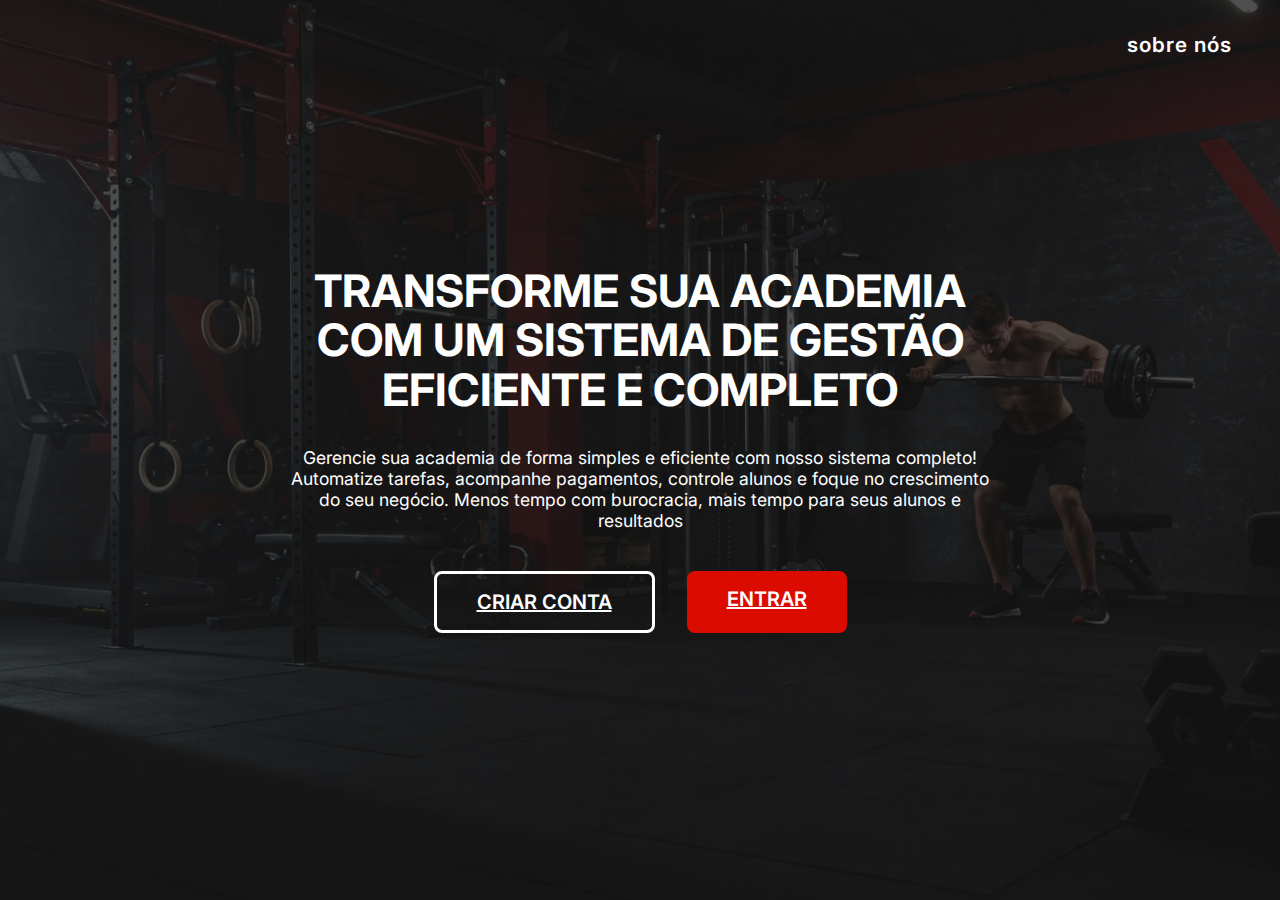
<file: src/pages/index.html>
<!DOCTYPE html>
<html lang="pt-BR">
<head>
  <meta charset="UTF-8">
  <meta name="viewport" content="width=device-width, initial-scale=1.0">
  <title>Gestão de Academia</title>
  <link rel="preconnect" href="https://fonts.googleapis.com">
  <link rel="preconnect" href="https://fonts.gstatic.com" crossorigin>
  <link href="https://fonts.googleapis.com/css2?family=Inter:wght@400;600;700&display=swap" rel="stylesheet">
  <link href="https://fonts.googleapis.com/icon?family=Material+Icons" rel="stylesheet">
  <link rel="stylesheet" href="../styles/theme.css">
  <link rel="stylesheet" href="../styles/home.css">
</head>
<body>
  <div class="landing-bg">
    <div class="overlay"></div>
    <a href="#" class="top-right-link">sobre nós</a>
    <div class="content">
      <div class="title">
        TRANSFORME SUA ACADEMIA<br>
        COM UM SISTEMA DE GESTÃO<br>
        EFICIENTE E COMPLETO
      </div>
      <div class="subtitle">
        Gerencie sua academia de forma simples e eficiente com nosso sistema completo! Automatize tarefas, acompanhe pagamentos, controle alunos e foque no crescimento do seu negócio. Menos tempo com burocracia, mais tempo para seus alunos e resultados
      </div>
      <div class="btn-group">
        <a href="criar-conta.html" class="btn-secondary">CRIAR CONTA</a>
        <a href="login.html" class="btn-primary">ENTRAR</a>
      </div>
    </div>
  </div>
</body>
</html>
</file>
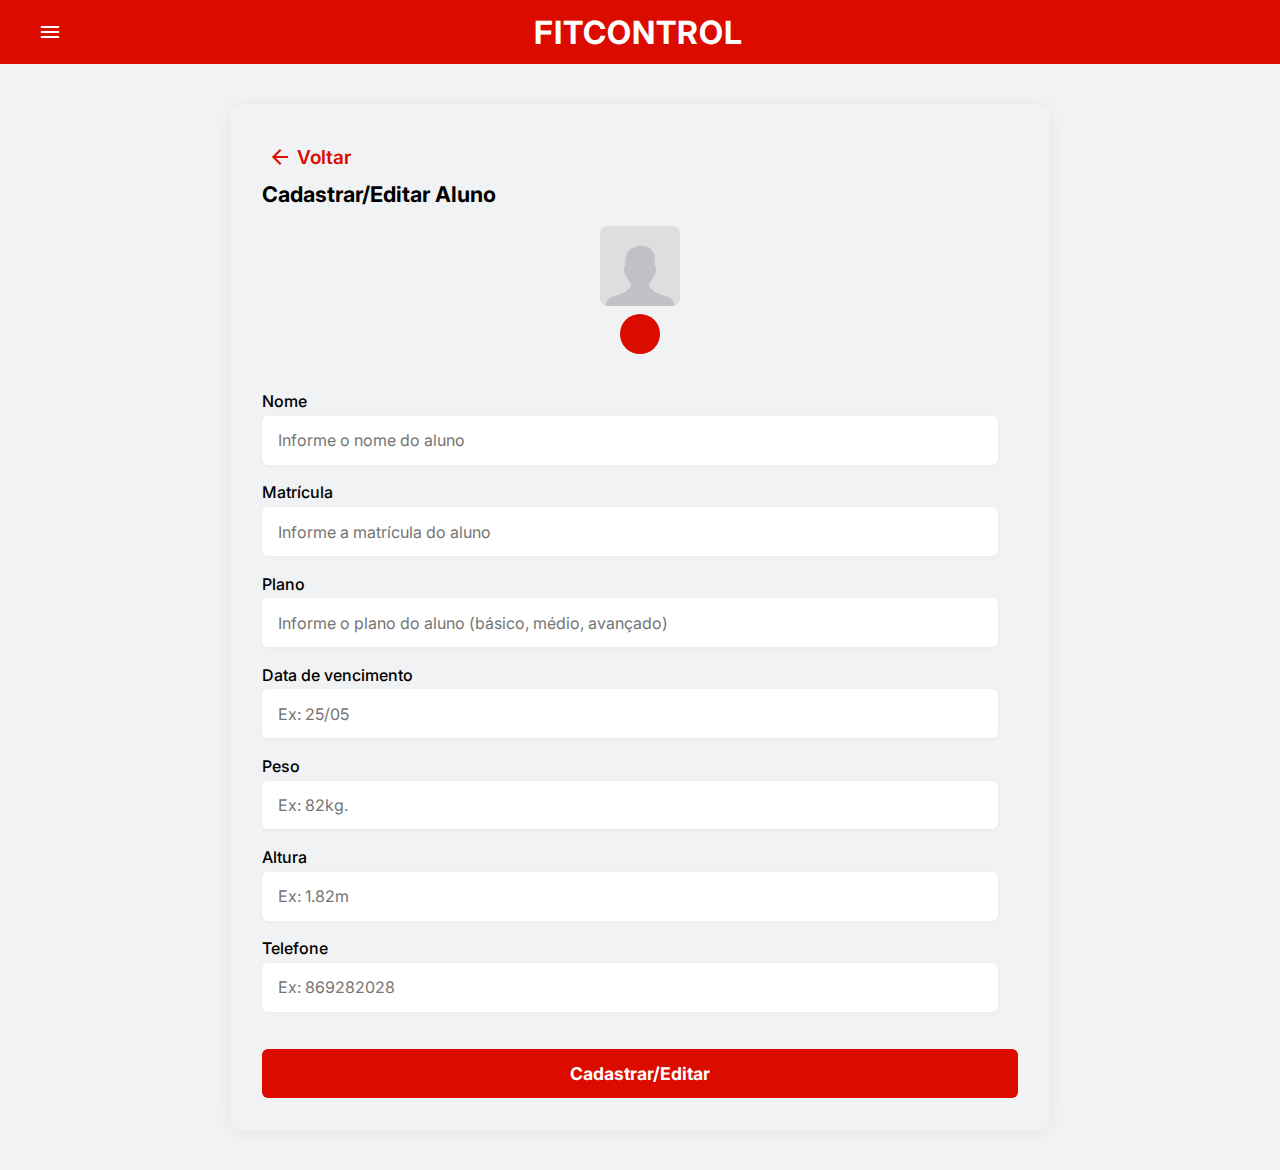
<file: src/pages/cadastro-aluno.html>
<!DOCTYPE html>
<html lang="pt-BR">
<head>
  <meta charset="UTF-8">
  <meta name="viewport" content="width=device-width, initial-scale=1.0">
  <title>Cadastrar/Editar Aluno - FitControl</title>
  <link rel="preconnect" href="https://fonts.googleapis.com">
  <link rel="preconnect" href="https://fonts.gstatic.com" crossorigin>
  <link href="https://fonts.googleapis.com/css2?family=Inter:wght@400;600;700&display=swap" rel="stylesheet">
  <link href="https://fonts.googleapis.com/icon?family=Material+Icons" rel="stylesheet">
  <link rel="stylesheet" href="../styles/theme.css">
  <link rel="stylesheet" href="../styles/dashboard.css">
  <script src="../scripts/InputComponent.js" defer></script>
  <script src="../scripts/auth.js"></script>
  <link rel="stylesheet" href="../styles/cadastro-aluno.css">
</head>
<body>
  <header class="dashboard-header">
    <button class="menu-btn"><span class="material-icons">menu</span></button>
    <span class="dashboard-title">FITCONTROL</span>
    <span style="width:40px;"></span>
  </header>
  <div class="cadastro-container">
    <button type="button" id="btn-voltar" class="button-back"><span class="material-icons">arrow_back</span>Voltar</button>
    <div class="cadastro-title">Cadastrar/Editar Aluno</div>
    <form class="cadastro-form" id="cadastroAlunoForm">
      <div class="cadastro-photo">
        <img id="cadastro-photo-preview" src="../assets/user-placeholder-form-student.jpg" alt="Foto do aluno" />
        <input type="file" id="cadastro-photo" accept="image/*" style="display:none;" />
        <button type="button" id="cadastro-upload-btn"><span class="material-icons">upload</span></button>
      </div>
      <input-component label="Nome" id="cadastro-nome" name="nome" placeholder="Informe o nome do aluno" required></input-component>
      <input-component label="Matrícula" id="cadastro-matricula" name="matricula" placeholder="Informe a matrícula do aluno"  required></input-component>
      <input-component label="Plano" id="cadastro-plano" name="plano" placeholder="Informe o plano do aluno (básico, médio, avançado)"  required></input-component>
      <input-component label="Data de vencimento" id="cadastro-vencimento" name="vencimento" placeholder="Ex: 25/05"  required></input-component>
      <input-component label="Peso" id="cadastro-peso" name="peso" placeholder="Ex: 82kg."  required></input-component>
      <input-component label="Altura" id="cadastro-altura" name="altura" placeholder="Ex: 1.82m"  required></input-component>
      <input-component label="Telefone" id="cadastro-telefone" name="telefone" placeholder="Ex: 869282028"  required></input-component>
      <button class="cadastro-btn" type="submit">Cadastrar/Editar</button>
    </form>
  </div>
  <script src="../scripts/cadastro-aluno.js"></script>
</body>
</html>
</file>
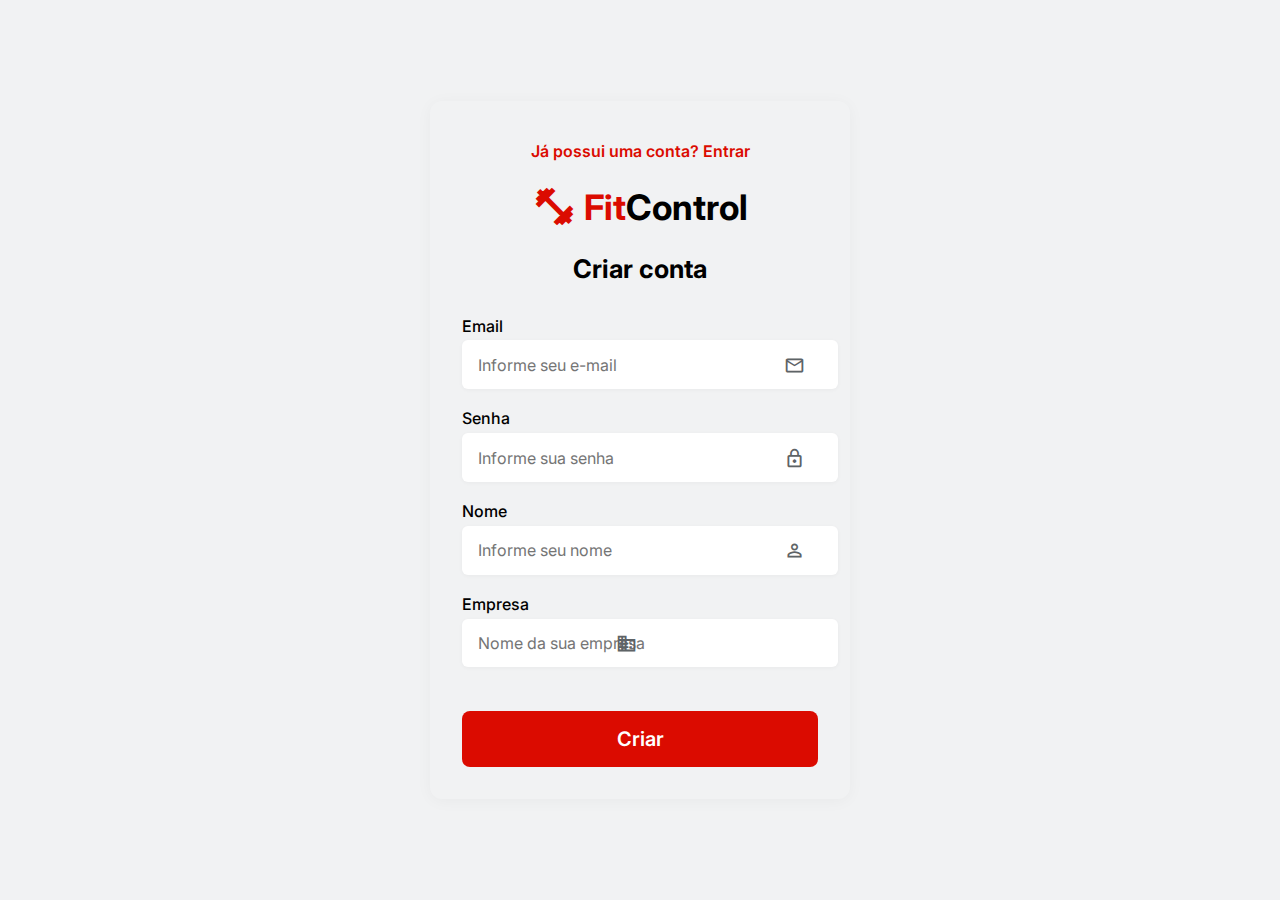
<file: src/pages/criar-conta.html>
<!DOCTYPE html>
<html lang="pt-BR">
<head>
  <meta charset="UTF-8">
  <meta name="viewport" content="width=device-width, initial-scale=1.0">
  <title>Criar Conta - FitControl</title>
  <link rel="preconnect" href="https://fonts.googleapis.com">
  <link rel="preconnect" href="https://fonts.gstatic.com/" crossorigin>
  <link href="https://fonts.googleapis.com/css2?family=Inter:wght@400;600;700&display=swap" rel="stylesheet">
  <link href="https://fonts.googleapis.com/icon?family=Material+Icons" rel="stylesheet">
  <link rel="stylesheet" href="../styles/theme.css">
  <script src="../scripts/InputComponent.js" defer></script>
  <script src="../scripts/auth.js"></script>
  <link rel="stylesheet" href="../styles/login.css">
</head>
<body>
  <form class="login-container" id="criarContaForm">
    <a href="login.html" class="back-link">Já possui uma conta? Entrar</a>
    <div class="logo">
      <span class="material-icons logo-icon">fitness_center</span>
      <span class="logo-text"><span class="fit">Fit</span>Control</span>
    </div>
    <div class="login-title">Criar conta</div>
    <div class="form-group">
      <input-component label="Email" type="email" id="email" name="email" placeholder="Informe seu e-mail" icon="mail_outline" required></input-component>
    </div>
    <div class="form-group">
      <input-component label="Senha" type="password" id="senha" name="senha" placeholder="Informe sua senha" icon="lock_outline" required></input-component>
    </div>
    <div class="form-group">
      <input-component label="Nome" type="text" id="nome" name="nome" placeholder="Informe seu nome" icon="person_outline" required></input-component>
    </div>
    <div class="form-group">
      <input-component label="Empresa" type="text" id="empresa" name="empresa" placeholder="Nome da sua empresa" icon="business_outline" required></input-component>
    </div>
    <button class="btn-primary login-btn" type="submit">Criar</button>
  </form>
  <script>
    if (Auth.getUsuarioAtual()) {
      window.location.replace('dashboard.html');
    }

    document.getElementById('criarContaForm').addEventListener('submit', function(e) {
      e.preventDefault();
      
      const formData = {
        email: document.getElementById('email').shadowRoot.querySelector('input').value.trim(),
        senha: document.getElementById('senha').shadowRoot.querySelector('input').value.trim(),
        nome: document.getElementById('nome').shadowRoot.querySelector('input').value.trim(),
        empresa: document.getElementById('empresa').shadowRoot.querySelector('input').value.trim()
      };

      if (!formData.email || !formData.senha || !formData.nome || !formData.empresa) {
        alert('Por favor, preencha todos os campos.');
        return;
      }

      try {
        if (Auth.criarConta(formData)) {
          const usuario = Auth.login(formData.email, formData.senha);
          if (usuario) {
            window.location.replace('dashboard.html');
          } else {
            alert('Erro ao fazer login automático. Por favor, faça login manualmente.');
            window.location.replace('login.html');
          }
        } else {
          alert('Este email já está cadastrado!');
          document.getElementById('email').shadowRoot.querySelector('input').value = '';
        }
      } catch (error) {
        console.error('Erro ao criar conta:', error);
        alert('Ocorreu um erro ao criar sua conta. Por favor, tente novamente.');
      }
    });
  </script>
</body>
</html>
</file>
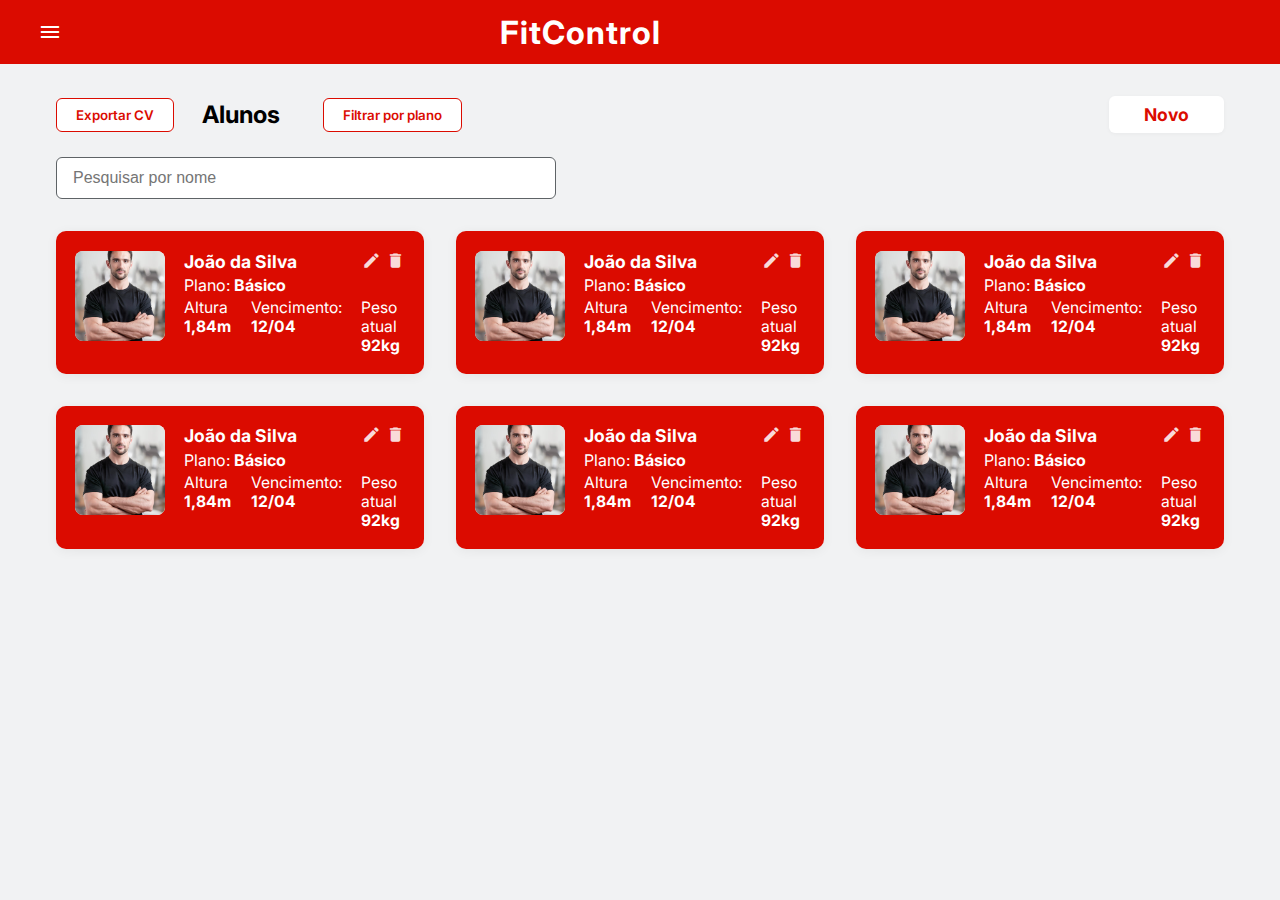
<file: src/pages/dashboard.html>
<!DOCTYPE html>
<html lang="pt-BR">
<head>
  <meta charset="UTF-8">
  <meta name="viewport" content="width=device-width, initial-scale=1.0">
  <title>Dashboard - FitControl</title>
  <link rel="preconnect" href="https://fonts.googleapis.com">
  <link rel="preconnect" href="https://fonts.gstatic.com" crossorigin>
  <link href="https://fonts.googleapis.com/css2?family=Inter:wght@400;600;700&display=swap" rel="stylesheet">
  <link href="https://fonts.googleapis.com/icon?family=Material+Icons" rel="stylesheet">
  <link rel="stylesheet" href="../styles/theme.css">
  <link rel="stylesheet" href="../styles/dashboard.css">
</head>
<body>
	<div class="dashboard-container">
  <header class="dashboard-header">
    <button class="menu-btn"><span class="material-icons">menu</span></button>
    <span class="dashboard-title">FitControl</span>
    <button onclick="window.location.href='login.html'" class="logout-btn"><span class="material-icons">logout</span></button>
  </header>
  <main class="dashboard-main">
    <div class="dashboard-actions">
      <button class="btn-outline">Exportar CV</button>
      <h2>Alunos</h2>
      <button class="btn-outline">Filtrar por plano</button>
      <button class="btn-white">Novo</button>
    </div>
    <input class="search-input" type="text" placeholder="Pesquisar por nome">
    <div class="students-grid">
      <div class="student-card">
        <img class="student-photo" src="../assets/user-placeholder.png" alt="Foto do aluno">
        <div class="student-info">
          <div class="student-header">
            <span class="student-name">João da Silva</span>
            <div class="student-actions">
              <span class="material-icons edit">edit</span>
              <span class="material-icons delete">delete</span>
            </div>
          </div>
          <div class="student-plan">Plano: <b>Básico</b></div>
          <div class="student-details">
            <span>Altura <b>1,84m</b></span>
            <span>Vencimento: <b>12/04</b></span>
            <span>Peso atual <b>92kg</b></span>
          </div>
        </div>
      </div>
      <div class="student-card">
        <img class="student-photo" src="../assets/user-placeholder.png" alt="Foto do aluno">
        <div class="student-info">
          <div class="student-header">
            <span class="student-name">João da Silva</span>
            <div class="student-actions">
              <span class="material-icons edit">edit</span>
              <span class="material-icons delete">delete</span>
            </div>
          </div>
          <div class="student-plan">Plano: <b>Básico</b></div>
          <div class="student-details">
            <span>Altura <b>1,84m</b></span>
            <span>Vencimento: <b>12/04</b></span>
            <span>Peso atual <b>92kg</b></span>
          </div>
        </div>
      </div>
      <div class="student-card">
        <img class="student-photo" src="../assets/user-placeholder.png" alt="Foto do aluno">
        <div class="student-info">
          <div class="student-header">
            <span class="student-name">João da Silva</span>
            <div class="student-actions">
              <span class="material-icons edit">edit</span>
              <span class="material-icons delete">delete</span>
            </div>
          </div>
          <div class="student-plan">Plano: <b>Básico</b></div>
          <div class="student-details">
            <span>Altura <b>1,84m</b></span>
            <span>Vencimento: <b>12/04</b></span>
            <span>Peso atual <b>92kg</b></span>
          </div>
        </div>
      </div>
      <div class="student-card">
        <img class="student-photo" src="../assets/user-placeholder.png" alt="Foto do aluno">
        <div class="student-info">
          <div class="student-header">
            <span class="student-name">João da Silva</span>
            <div class="student-actions">
              <span class="material-icons edit">edit</span>
              <span class="material-icons delete">delete</span>
            </div>
          </div>
          <div class="student-plan">Plano: <b>Básico</b></div>
          <div class="student-details">
            <span>Altura <b>1,84m</b></span>
            <span>Vencimento: <b>12/04</b></span>
            <span>Peso atual <b>92kg</b></span>
          </div>
        </div>
      </div>
      <div class="student-card">
        <img class="student-photo" src="../assets/user-placeholder.png" alt="Foto do aluno">
        <div class="student-info">
          <div class="student-header">
            <span class="student-name">João da Silva</span>
            <div class="student-actions">
              <span class="material-icons edit">edit</span>
              <span class="material-icons delete">delete</span>
            </div>
          </div>
          <div class="student-plan">Plano: <b>Básico</b></div>
          <div class="student-details">
            <span>Altura <b>1,84m</b></span>
            <span>Vencimento: <b>12/04</b></span>
            <span>Peso atual <b>92kg</b></span>
          </div>
        </div>
      </div>
      <div class="student-card">
        <img class="student-photo" src="../assets/user-placeholder.png" alt="Foto do aluno">
        <div class="student-info">
          <div class="student-header">
            <span class="student-name">João da Silva</span>
            <div class="student-actions">
              <span class="material-icons edit">edit</span>
              <span class="material-icons delete">delete</span>
            </div>
          </div>
          <div class="student-plan">Plano: <b>Básico</b></div>
          <div class="student-details">
            <span>Altura <b>1,84m</b></span>
            <span>Vencimento: <b>12/04</b></span>
            <span>Peso atual <b>92kg</b></span>
          </div>
        </div>
      </div>
    </div>
  </main>
</div>
<script src="../scripts/dashboard.js"></script>
</body>
</html>
</file>
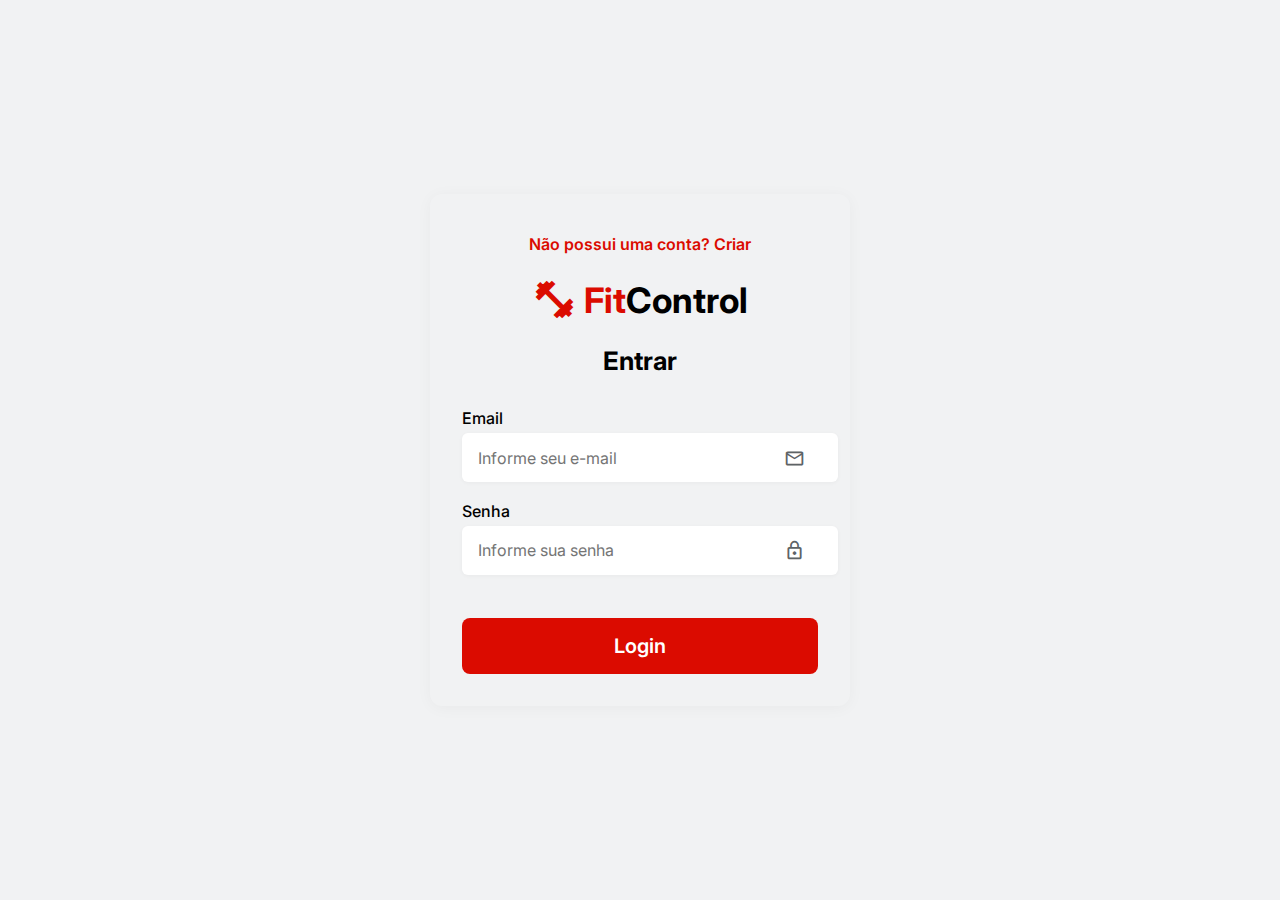
<file: src/pages/funcionarios.html>
<!DOCTYPE html>
<html lang="pt-BR">
<head>
  <meta charset="UTF-8">
  <meta name="viewport" content="width=device-width, initial-scale=1.0">
  <title>Funcionários - FitControl</title>
  <link rel="preconnect" href="https://fonts.googleapis.com">
  <link rel="preconnect" href="https://fonts.gstatic.com" crossorigin>
  <link href="https://fonts.googleapis.com/css2?family=Inter:wght@400;600;700&display=swap" rel="stylesheet">
  <link href="https://fonts.googleapis.com/icon?family=Material+Icons" rel="stylesheet">
  <link rel="stylesheet" href="../styles/theme.css">
  <link rel="stylesheet" href="../styles/dashboard.css">
  <script src="../scripts/InputComponent.js" defer></script>
  <script src="../scripts/auth.js"></script>
  <link rel="stylesheet" href="../styles/funcionarios.css">
</head>
<body>
  <div class="dashboard-container">
    <header class="dashboard-header">
      <button class="menu-btn"><span class="material-icons">menu</span></button>
      <span class="dashboard-title">FitControl</span>
      <button class="logout-btn"><span class="material-icons">logout</span></button>
    </header>
    <nav class="dashboard-nav">
      <a href="dashboard.html" class="nav-item">
        <span class="material-icons">home</span>
        <span>Home</span>
      </a>
      <a href="funcionarios.html" class="nav-item active">
        <span class="material-icons">people</span>
        <span>Funcionários</span>
      </a>
    </nav>
    <main class="dashboard-main">
      <div class="dashboard-actions">
        <h2>Funcionários</h2>
        <button class="btn-white" id="btn-novo-funcionario">Novo</button>
      </div>
      <div class="funcionarios-grid" id="funcionarios-grid">
      </div>
    </main>
  </div>

  <div class="modal" id="modal-funcionario">
    <div class="modal-content">
      <div class="modal-header">
        <h2>Novo Funcionário</h2>
        <button class="close-btn"><span class="material-icons">close</span></button>
      </div>
      <form id="form-funcionario">
        <input-component label="Nome" id="nome" name="nome" placeholder="Informe o nome do funcionário" required></input-component>
        <input-component label="Email" type="email" id="email" name="email" placeholder="Informe o email do funcionário" required></input-component>
        <input-component label="Senha" type="password" id="senha" name="senha" placeholder="Informe a senha" required></input-component>
        <input-component label="Confirmar Senha" type="password" id="confirmar-senha" name="confirmar-senha" placeholder="Confirme a senha" required></input-component>
        <button type="submit" class="btn-primary">Cadastrar</button>
      </form>
    </div>
  </div>

  <script src="../scripts/funcionarios.js"></script>
</body>
</html>
</file>
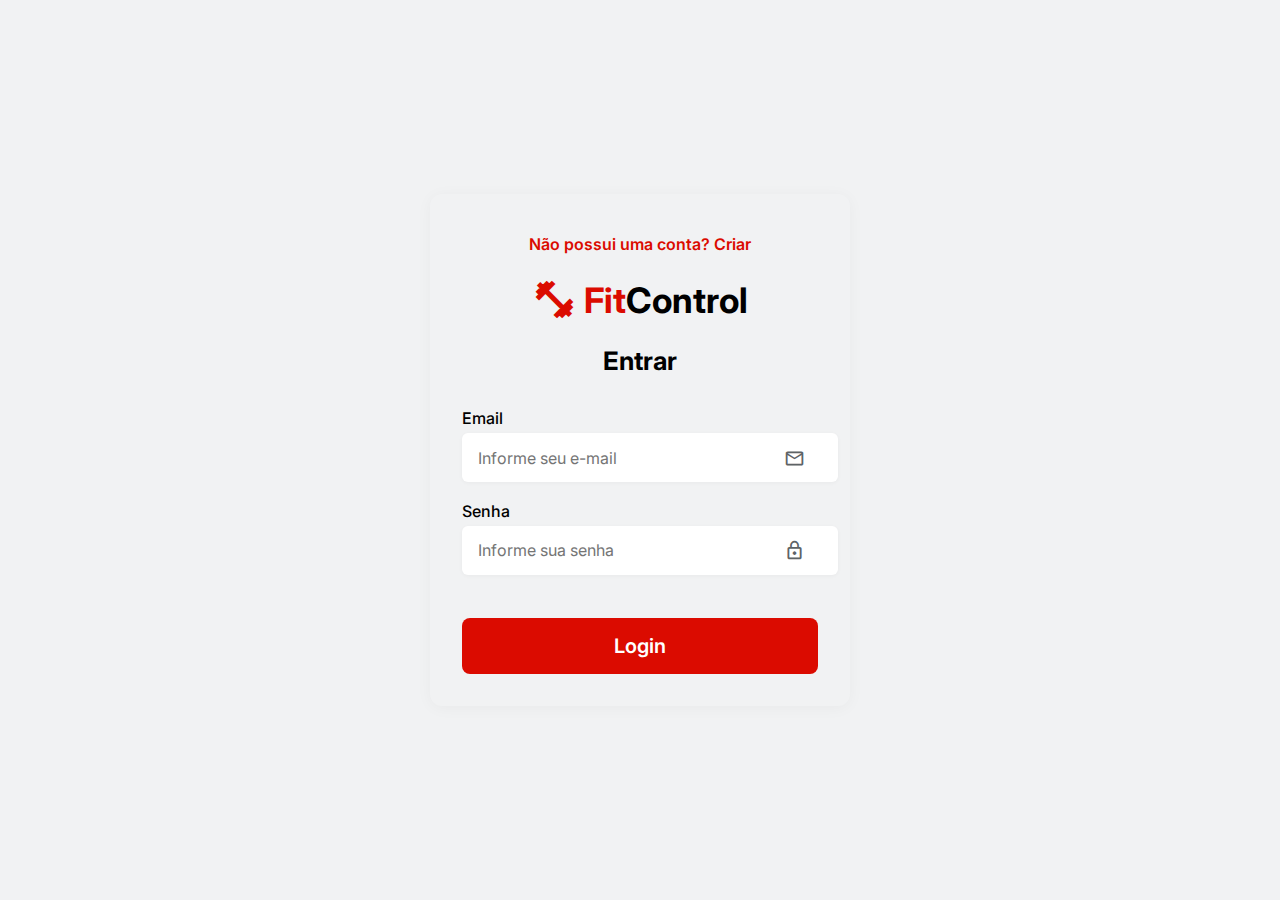
<file: src/pages/login.html>
<!DOCTYPE html>
<html lang="pt-BR">
<head>
  <meta charset="UTF-8">
  <meta name="viewport" content="width=device-width, initial-scale=1.0">
  <title>Login - FitControl</title>
  <link rel="preconnect" href="https://fonts.googleapis.com">
  <link rel="preconnect" href="https://fonts.gstatic.com" crossorigin>
  <link href="https://fonts.googleapis.com/css2?family=Inter:wght@400;600;700&display=swap" rel="stylesheet">
  <link href="https://fonts.googleapis.com/icon?family=Material+Icons" rel="stylesheet">
  <link rel="stylesheet" href="../styles/theme.css">
  <script src="../scripts/InputComponent.js" defer></script>
  <script src="../scripts/auth.js"></script>
  <link rel="stylesheet" href="../styles/login.css">
</head>
<body>
  <form class="login-container" id="loginForm">
    <a href="criar-conta.html" class="back-link">Não possui uma conta? Criar</a>
    <div class="logo">
      <span class="material-icons logo-icon">fitness_center</span>
      <span class="logo-text"><span class="fit">Fit</span>Control</span>
    </div>
    <div class="login-title">Entrar</div>
    <div class="form-group">
      <input-component label="Email" type="email" id="email" name="email" placeholder="Informe seu e-mail" icon="mail_outline" required></input-component>
    </div>
    <div class="form-group">
      <input-component label="Senha" type="password" id="senha" name="senha" placeholder="Informe sua senha" icon="lock_outline" required></input-component>
    </div>
    <button class="btn-primary login-btn" type="submit">Login</button>
  </form>
  <script>
    if (Auth.getUsuarioAtual()) {
      window.location.replace('dashboard.html');
    }
    document.getElementById('loginForm').addEventListener('submit', function(e) {
      e.preventDefault();
      
      const email = document.getElementById('email').shadowRoot.querySelector('input').value.trim();
      const senha = document.getElementById('senha').shadowRoot.querySelector('input').value.trim();

      if (!email || !senha) {
        alert('Por favor, preencha todos os campos.');
        return;
      }

      const usuario = Auth.login(email, senha);
      
      if (usuario) {
        window.location.replace('dashboard.html');
      } else {
        alert('Email ou senha inválidos!');
        document.getElementById('senha').shadowRoot.querySelector('input').value = '';
      }
    });
  </script>
</body>
</html>
</file>
<file: src/styles/theme.css>
:root {
  --color-primary: #DB0B00;
  --color-secondary: #5E6366;
  --color-background: #191919;
  --color-surface: #F1F2F3;
  --color-success: #2DE36A;
  --color-error: #E83F5B;
  --color-white: #FFFFFF;
  --color-black: #000000;
	--color-yellow-secondary: #FFD600;
	--color-yellow-primary: #FFF176;
  --font-family-base: 'Inter', Arial, Helvetica, sans-serif;
}

body {
  margin: 0;
  padding: 0;
  background: var(--color-background);
  color: var(--color-white);
  font-family: var(--font-family-base);
  box-sizing: border-box;
}

*, *::before, *::after {
  box-sizing: inherit;
}

button {
  font-family: var(--font-family-base);
  border: none;
  cursor: pointer;
  outline: none;
}

.btn-primary {
  background: var(--color-primary);
  color: var(--color-white);
  padding: 1rem 2.5rem;
  border-radius: 8px;
  font-size: 1.25rem;
  font-weight: 600;
  transition: background 0.2s;
}
.btn-primary:hover {
  background: #b30900;
}

.btn-secondary {
  background: transparent;
  color: var(--color-white);
  border: 3px solid var(--color-white);
  padding: 1rem 2.5rem;
  border-radius: 8px;
  font-size: 1.25rem;
  font-weight: 600;
  transition: background 0.2s, color 0.2s;
}
.btn-secondary:hover {
  background: var(--color-white);
  color: var(--color-primary);
}
</file>
<file: src/styles/home.css>
.landing-bg {
	min-height: 100vh;
	width: 100vw;
	background: url('../assets/img-background-landingpage.jpg') center/cover no-repeat;
	display: flex;
	flex-direction: column;
	justify-content: center;
	align-items: center;
	position: relative;
}
.overlay {
	position: absolute;
	top: 0; left: 0; right: 0; bottom: 0;
	background: rgba(25, 25, 25, 0.7);
	z-index: 1;
}
.content {
	position: relative;
	z-index: 2;
	display: flex;
	flex-direction: column;
	align-items: center;
	justify-content: center;
	height: 100vh;
	width: 100vw;
	text-align: center;
}
.title {
	font-size: 2.8rem;
	font-weight: 700;
	margin-bottom: 2rem;
	line-height: 1.1;
}
.subtitle {
	font-size: 1.1rem;
	font-weight: 400;
	margin-bottom: 2.5rem;
	max-width: 700px;
}
.btn-group {
	display: flex;
	gap: 2rem;
	justify-content: center;
}
.top-right-link {
	position: absolute;
	top: 2rem;
	right: 3rem;
	z-index: 3;
	color: var(--color-white);
	font-size: 1.3rem;
	text-decoration: none;
	font-weight: 600;
	letter-spacing: 1px;
	transition: color 0.2s;
}
.top-right-link:hover {
	color: var(--color-primary);
}
@media (max-width: 600px) {
	.title { font-size: 2rem; }
	.btn-group { flex-direction: column; gap: 1rem; }
	.content { padding: 1rem; }
}
</file>
<file: src/styles/dashboard.css>
body {
  background: var(--color-surface);
  color: var(--color-black);
}

.dashboard-header {
  display: flex;
  align-items: center;
  justify-content: space-between;
  background: var(--color-primary);
  color: var(--color-white);
  padding: 0 2rem;
  height: 64px;
  position: sticky;
  top: 0;
  z-index: 10;
}
.menu-btn, .logout-btn {
  background: none;
  border: none;
  color: var(--color-white);
  font-size: 2rem;
  cursor: pointer;
  display: flex;
  align-items: center;
}
.dashboard-title {
  font-size: 2rem;
  font-weight: 700;
  letter-spacing: 1px;
}

.dashboard-main {
  max-width: 1200px;
  margin: 2rem auto;
  padding: 0 1rem;
}
.dashboard-actions {
  display: flex;
  align-items: center;
  gap: 1.2rem;
  margin-bottom: 1.5rem;
}
.dashboard-actions h2 {
  margin: 0 1.5rem 0 0.5rem;
  font-size: 1.5rem;
  font-weight: 700;
}
.btn-outline {
  background: var(--color-white);
  border: 1.5px solid var(--color-primary);
  color: var(--color-primary);
  border-radius: 6px;
  padding: 0.5rem 1.2rem;
  font-weight: 600;
  cursor: pointer;
  transition: background 0.2s, color 0.2s;
}
.btn-outline:hover {
  background: var(--color-primary);
  color: var(--color-white);
}
.btn-white {
  background: var(--color-white);
  color: var(--color-primary);
  border: none;
  border-radius: 6px;
  padding: 0.5rem 2.2rem;
  font-weight: 700;
  font-size: 1.1rem;
  cursor: pointer;
  box-shadow: 0 1px 4px rgba(0,0,0,0.04);
  margin-left: auto;
}
.search-input {
  width: 100%;
  max-width: 500px;
  padding: 0.7rem 1rem;
  border-radius: 6px;
  border: 1.5px solid var(--color-secondary);
  margin-bottom: 2rem;
  font-size: 1rem;
}

.students-grid {
  display: grid;
  grid-template-columns: repeat(auto-fit, minmax(320px, 1fr));
  gap: 2rem;
}
.student-card {
  background: var(--color-primary);
  color: var(--color-white);
  border-radius: 10px;
  display: flex;
  align-items: flex-start;
  gap: 1.2rem;
  padding: 1.2rem 1.2rem 1.2rem 1.2rem;
  box-shadow: 0 2px 12px rgba(25,25,25,0.06);
  min-width: 0;
}
.student-photo {
  width: 90px;
  height: 90px;
  object-fit: cover;
  border-radius: 8px;
  background: var(--color-white);
}
.student-info {
  flex: 1;
  min-width: 0;
}
.student-header {
  display: flex;
  align-items: flex-start;
  justify-content: space-between;
  margin-bottom: 0.2rem;
}
.student-name {
  font-size: 1.1rem;
  font-weight: 700;
}
.student-actions {
  display: flex;
  gap: 0.3rem;
}
.student-actions .material-icons {
  font-size: 1.2rem;
  cursor: pointer;
  opacity: 0.85;
  transition: color 0.2s, opacity 0.2s;
}
.student-actions .edit:hover {
  color: var(--color-yellow-secondary);
}
.student-actions .delete:hover {
  color: var(--color-yellow-primary);
}
.student-plan {
  font-size: 1rem;
  margin-bottom: 0.2rem;
}
.student-details {
  display: flex;
  gap: 1.2rem;
  font-size: 0.98rem;
  margin-top: 0.2rem;
}
.student-details span b {
  font-weight: 700;
}

.no-students {
  grid-column: 1 / -1;
  display: flex;
  flex-direction: column;
  align-items: center;
  justify-content: center;
  padding: 3rem;
  background: var(--color-white);
  border-radius: 10px;
  color: var(--color-secondary);
}

.no-students .material-icons {
  font-size: 4rem;
  margin-bottom: 1rem;
}

.no-students p {
  font-size: 1.2rem;
  font-weight: 600;
}

@media (max-width: 700px) {
  .dashboard-header {
    padding: 0 0.7rem;
  }
  .dashboard-main {
    margin: 1rem auto;
    padding: 0 0.2rem;
  }
  .students-grid {
    gap: 1rem;
  }
  .student-card {
    padding: 0.7rem;
  }
  .dashboard-title {
    font-size: 1.2rem;
  }
}
</file>
<file: src/styles/cadastro-aluno.css>
.cadastro-container {
    max-width: 820px;
    margin: 2.5rem auto;
    background: var(--color-white-secondary);
    border-radius: 12px;
    padding: 2.5rem 2rem 2rem 2rem;
    box-shadow: 0 2px 16px rgba(0,0,0,0.06);
}
.cadastro-title {
    font-size: 1.35rem;
    font-weight: 700;
    margin-bottom: 1.2rem;
    text-align: left;
}
.cadastro-photo {
    display: flex;
    flex-direction: column;
    align-items: center;
    margin-bottom: 1.2rem;
}
.cadastro-photo img {
    width: 80px;
    height: 80px;
    border-radius: 8px;
    background: var(--color-surface);
    margin-bottom: 0.5rem;
}
.cadastro-photo button {
    background: var(--color-primary);
    color: var(--color-white);
    border: none;
    border-radius: 50%;
    width: 40px;
    height: 40px;
    display: flex;
    align-items: center;
    justify-content: center;
    cursor: pointer;
    font-size: 1.5rem;
}
.cadastro-form {
    display: flex;
    flex-direction: column;
    gap: 1.1rem;
}
.cadastro-btn {
    background: var(--color-primary);
    color: var(--color-white);
    border: none;
    border-radius: 6px;
    padding: 0.9rem 0;
    font-size: 1.1rem;
    font-weight: 700;
    margin-top: 1.2rem;
    cursor: pointer;
    transition: background 0.2s;
}
.cadastro-btn:hover {
    background: #b30900;
}
 
.button-back{
    background: none;
    border: none;
    color: var(--color-primary);
    font-size: 1.2rem;
    font-weight: 600;
    display: flex;
    align-items: center;
    gap: 0.3rem;
    cursor: pointer;
    margin-bottom: 0.7rem;
}
 
@media (max-width: 600px) {
    .cadastro-container {
        padding: 1.2rem 0.3rem;
        max-width: 98vw;
    }
}
</file>
<file: src/styles/login.css>
body {
	background: var(--color-surface);
	color: var(--color-black);
	min-height: 100vh;
	display: flex;
	align-items: center;
	justify-content: center;
}
.login-container {
	background: var(--color-surface);
	border-radius: 12px;
	box-shadow: 0 2px 16px rgba(25,25,25,0.04);
	padding: 2.5rem 2rem 2rem 2rem;
	max-width: 420px;
	width: 100%;
	display: flex;
	flex-direction: column;
	align-items: center;
}
.logo {
	display: flex;
	align-items: center;
	gap: 0.5rem;
	margin-bottom: 1.5rem;
}
.logo-icon {
	font-size: 2.7rem;
	color: var(--color-primary);
	font-weight: bold;
}
.logo-text {
	font-size: 2.2rem;
	font-weight: 700;
	font-family: var(--font-family-base);
}
.logo-text .fit {
	color: var(--color-primary);
	font-weight: 700;
}
.login-title {
	font-size: 1.6rem;
	font-weight: 700;
	margin-bottom: 2rem;
	text-align: center;
}
.form-group {
	width: 100%;
	margin-bottom: 1.2rem;
}
.login-btn {
	width: 100%;
	margin-top: 1.5rem;
}
.back-link {
	display: block;
	margin-bottom: 1.5rem;
	color: var(--color-primary);
	text-align: left;
	text-decoration: none;
	font-weight: 600;
	font-size: 1rem;
	transition: color 0.2s;
}
.back-link:hover {
	color: var(--color-secondary);
}
@media (max-width: 500px) {
	.login-container { padding: 1.2rem 0.5rem; }
	.logo-text { font-size: 1.5rem; }
	.logo-icon { font-size: 2rem; }
}
</file>
<file: src/styles/funcionarios.css>
.funcionarios-grid {
  display: grid;
  grid-template-columns: repeat(auto-fit, minmax(300px, 1fr));
  gap: 1.5rem;
  margin-top: 2rem;
}

.funcionario-card {
  background: var(--color-white);
  border-radius: 10px;
  padding: 1.5rem;
  box-shadow: 0 2px 12px rgba(25,25,25,0.06);
}

.funcionario-header {
  display: flex;
  justify-content: space-between;
  align-items: flex-start;
  margin-bottom: 1rem;
}

.funcionario-nome {
  font-size: 1.2rem;
  font-weight: 700;
  color: var(--color-primary);
}

.funcionario-email {
  color: var(--color-secondary);
  font-size: 0.9rem;
}

.funcionario-actions {
  display: flex;
  gap: 0.5rem;
}

.funcionario-actions .material-icons {
  cursor: pointer;
  color: var(--color-secondary);
  transition: color 0.2s;
}

.funcionario-actions .edit:hover {
  color: var(--color-primary);
}

.funcionario-actions .delete:hover {
  color: var(--color-yellow-primary);
}

/* Modal */
.modal {
  display: none;
  position: fixed;
  top: 0;
  left: 0;
  width: 100%;
  height: 100%;
  background: rgba(0, 0, 0, 0.5);
  z-index: 1000;
  align-items: center;
  justify-content: center;
}

.modal.active {
  display: flex;
}

.modal-content {
  background: var(--color-white);
  border-radius: 12px;
  padding: 2rem;
  width: 100%;
  max-width: 500px;
  position: relative;
}

.modal-header {
  display: flex;
  justify-content: space-between;
  align-items: center;
  margin-bottom: 2rem;
}

.modal-header h2 {
  font-size: 1.5rem;
  font-weight: 700;
  color: var(--color-primary);
}

.close-btn {
  background: none;
  border: none;
  color: var(--color-secondary);
  cursor: pointer;
  padding: 0.5rem;
  border-radius: 50%;
  transition: background-color 0.2s;
}

.close-btn:hover {
  background: var(--color-surface);
}

#form-funcionario {
  display: flex;
  flex-direction: column;
  gap: 1.2rem;
}

#form-funcionario button {
  margin-top: 1rem;
}

@media (max-width: 700px) {
  .modal-content {
    margin: 1rem;
    padding: 1.5rem;
  }
}
</file>
